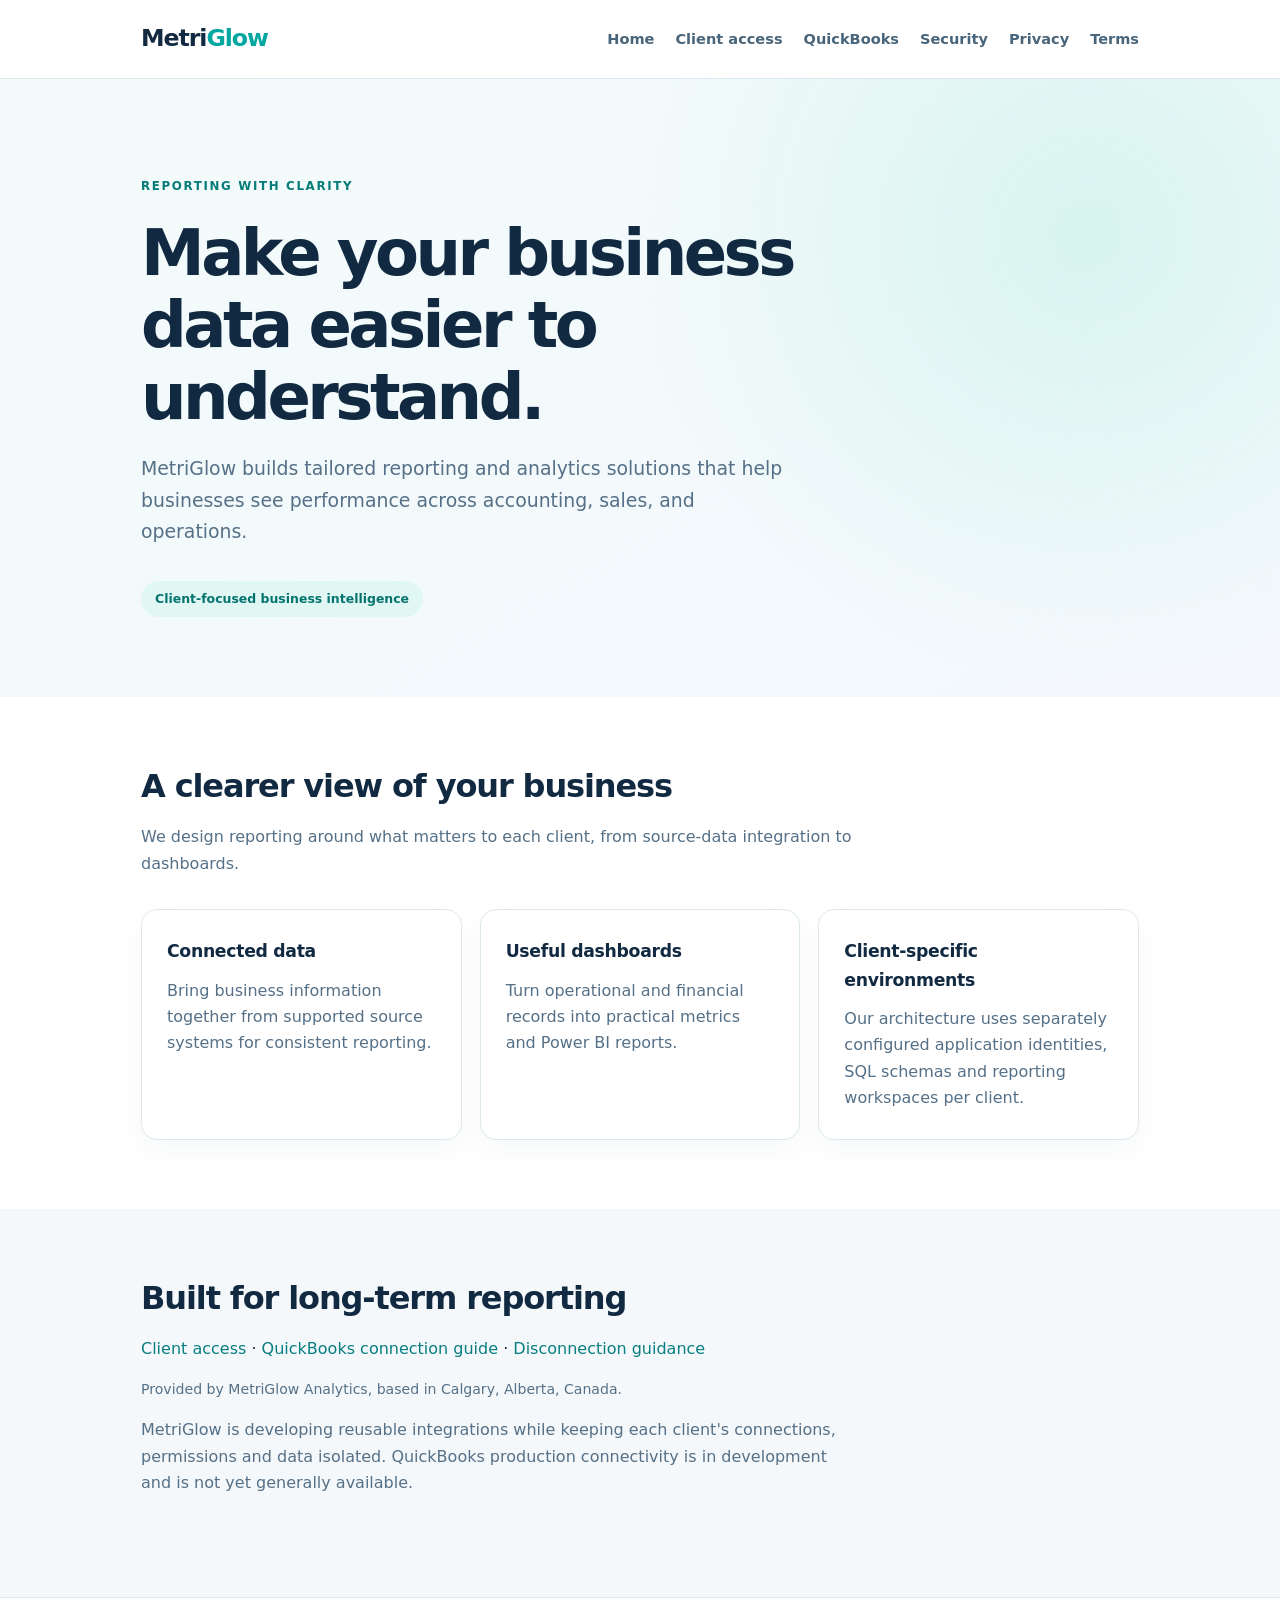
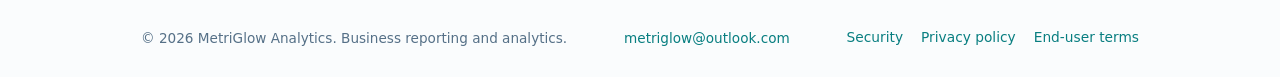
<file: index.html>
<!doctype html>
<html lang="en"><head><meta charset="utf-8"><meta name="viewport" content="width=device-width,initial-scale=1"><meta name="description" content="MetriGlow brings accounting and operations data into clearer business reporting."><title>Business intelligence made clear | MetriGlow</title><link rel="stylesheet" href="styles.css"></head><body><header class="site-header"><div class="wrap"><a class="wordmark" href="index.html" aria-label="MetriGlow home">Metri<span>Glow</span></a><nav aria-label="Main navigation"><a href="index.html">Home</a><a href="launch.html">Client access</a><a href="connect.html">QuickBooks</a><a href="security.html">Security</a><a href="privacy.html">Privacy</a><a href="terms.html">Terms</a></nav></div></header><main><section class="hero"><div class="wrap"><span class="eyebrow">Reporting with clarity</span><h1>Make your business data easier to understand.</h1><p>MetriGlow builds tailored reporting and analytics solutions that help businesses see performance across accounting, sales, and operations.</p><span class="pill">Client-focused business intelligence</span></div></section><section class="section" id="services"><div class="wrap"><h2>A clearer view of your business</h2><p class="section-lead">We design reporting around what matters to each client, from source-data integration to dashboards.</p><div class="grid"><div class="panel"><h3>Connected data</h3><p>Bring business information together from supported source systems for consistent reporting.</p></div><div class="panel"><h3>Useful dashboards</h3><p>Turn operational and financial records into practical metrics and Power BI reports.</p></div><div class="panel"><h3>Client-specific environments</h3><p>Our architecture uses separately configured application identities, SQL schemas and reporting workspaces per client.</p></div></div></div></section><section class="section band"><div class="wrap"><h2>Built for long-term reporting</h2><p><a href="launch.html">Client access</a> · <a href="connect.html">QuickBooks connection guide</a> · <a href="disconnect.html">Disconnection guidance</a></p><p class="small">Provided by MetriGlow Analytics, based in Calgary, Alberta, Canada.</p><p class="section-lead">MetriGlow is developing reusable integrations while keeping each client's connections, permissions and data isolated. QuickBooks production connectivity is in development and is not yet generally available.</p></div></section></main><footer class="site-footer"><div class="wrap"><p>© 2026 MetriGlow Analytics. Business reporting and analytics.</p><p><a href="mailto:metriglow@outlook.com">metriglow@outlook.com</a></p><div class="footer-links"><a href="security.html">Security</a><a href="privacy.html">Privacy policy</a><a href="terms.html">End-user terms</a></div></div></footer></body></html>
</file>
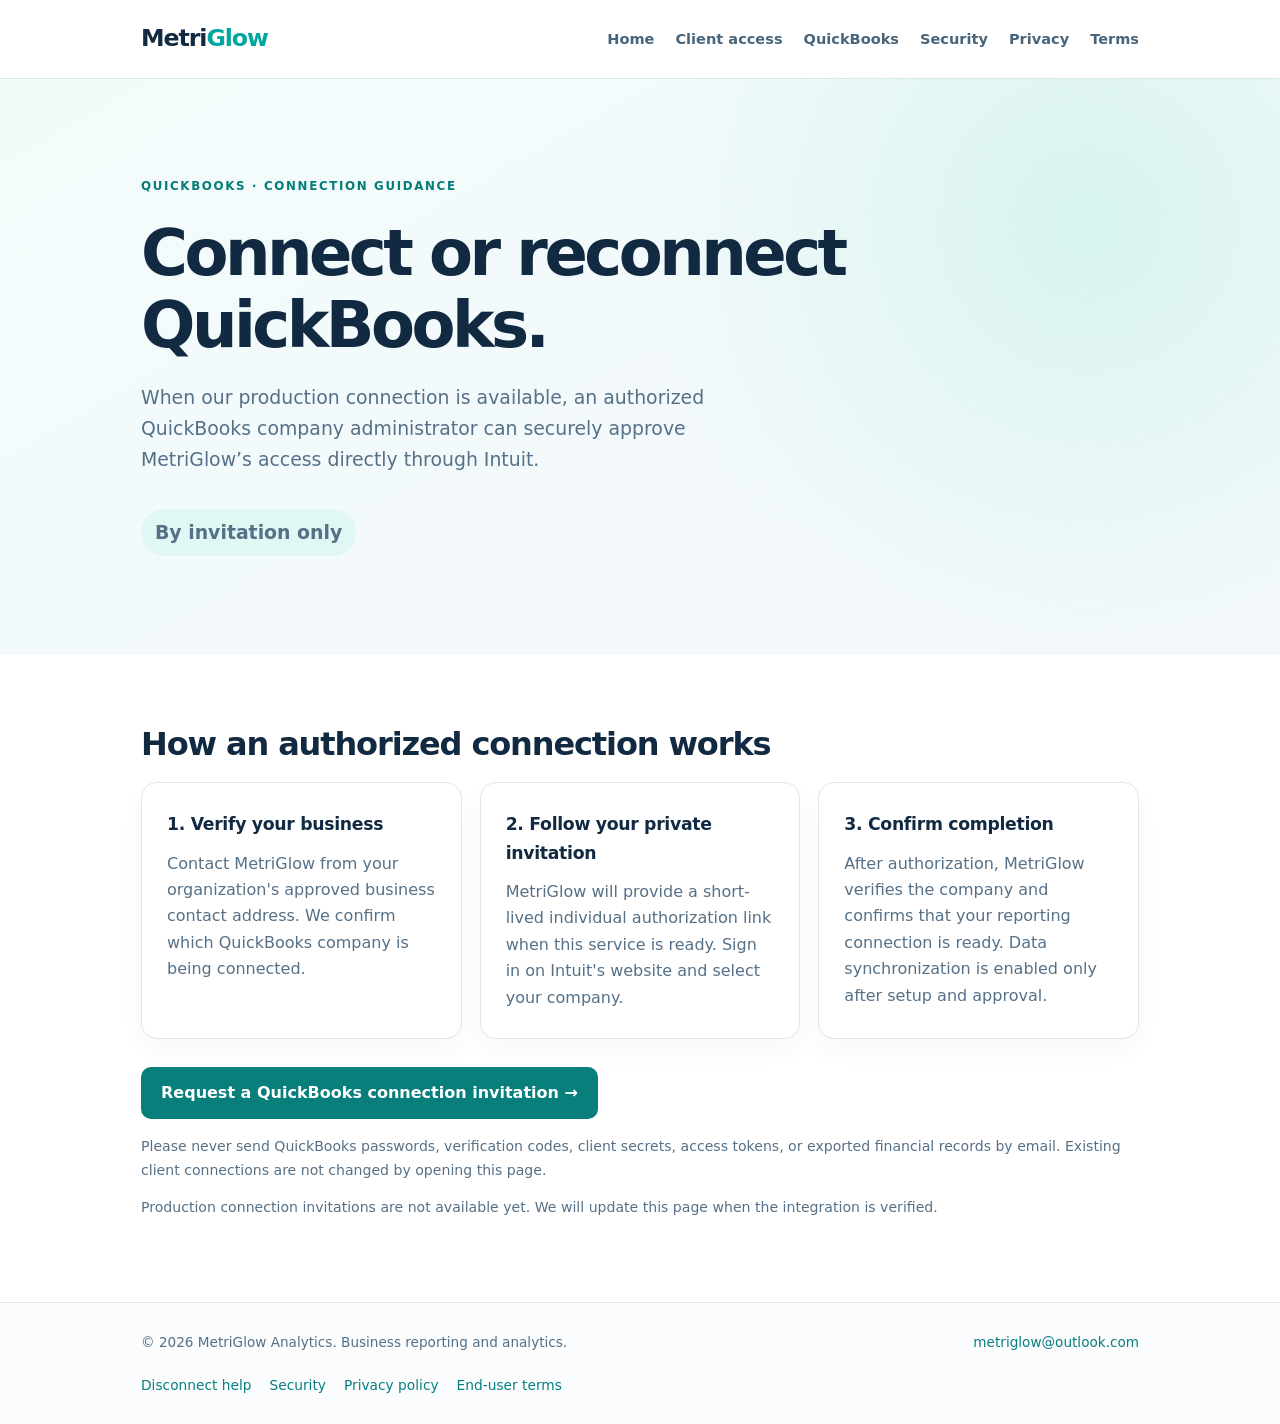
<file: connect.html>
<!doctype html>
<html lang="en">
<head>
<meta charset="utf-8">
<meta name="viewport" content="width=device-width,initial-scale=1">
<meta name="description" content="Request an authorized QuickBooks Online connection or reconnection to MetriGlow Analytics.">
<title>Connect or reconnect QuickBooks | MetriGlow</title>
<link rel="stylesheet" href="styles.css">
</head>
<body>
<header class="site-header"><div class="wrap"><a class="wordmark" href="index.html" aria-label="MetriGlow home">Metri<span>Glow</span></a><nav aria-label="Main navigation"><a href="index.html">Home</a><a href="launch.html">Client access</a><a href="connect.html">QuickBooks</a><a href="security.html">Security</a><a href="privacy.html">Privacy</a><a href="terms.html">Terms</a></nav></div></header>
<main><section class="hero"><div class="wrap"><span class="eyebrow">QuickBooks · Connection guidance</span><h1>Connect or reconnect QuickBooks.</h1><p>When our production connection is available, an authorized QuickBooks company administrator can securely approve MetriGlow’s access directly through Intuit.</p><p class="pill">By invitation only</p></div></section><section class="section"><div class="wrap"><h2>How an authorized connection works</h2><div class="grid"><div class="panel"><h3>1. Verify your business</h3><p>Contact MetriGlow from your organization's approved business contact address. We confirm which QuickBooks company is being connected.</p></div><div class="panel"><h3>2. Follow your private invitation</h3><p>MetriGlow will provide a short-lived individual authorization link when this service is ready. Sign in on Intuit's website and select your company.</p></div><div class="panel"><h3>3. Confirm completion</h3><p>After authorization, MetriGlow verifies the company and confirms that your reporting connection is ready. Data synchronization is enabled only after setup and approval.</p></div></div><p style="margin-top:28px"><a class="cta-link" href="mailto:metriglow@outlook.com?subject=MetriGlow%20QuickBooks%20connect%20or%20reconnect%20request">Request a QuickBooks connection invitation →</a></p><p class="small">Please never send QuickBooks passwords, verification codes, client secrets, access tokens, or exported financial records by email. Existing client connections are not changed by opening this page.</p><p class="small">Production connection invitations are not available yet. We will update this page when the integration is verified.</p></div></section></main>
<footer class="site-footer"><div class="wrap"><p>© 2026 MetriGlow Analytics. Business reporting and analytics.</p><p><a href="mailto:metriglow@outlook.com">metriglow@outlook.com</a></p><div class="footer-links"><a href="disconnect.html">Disconnect help</a><a href="security.html">Security</a><a href="privacy.html">Privacy policy</a><a href="terms.html">End-user terms</a></div></div></footer>
</body>
</html>
</file>
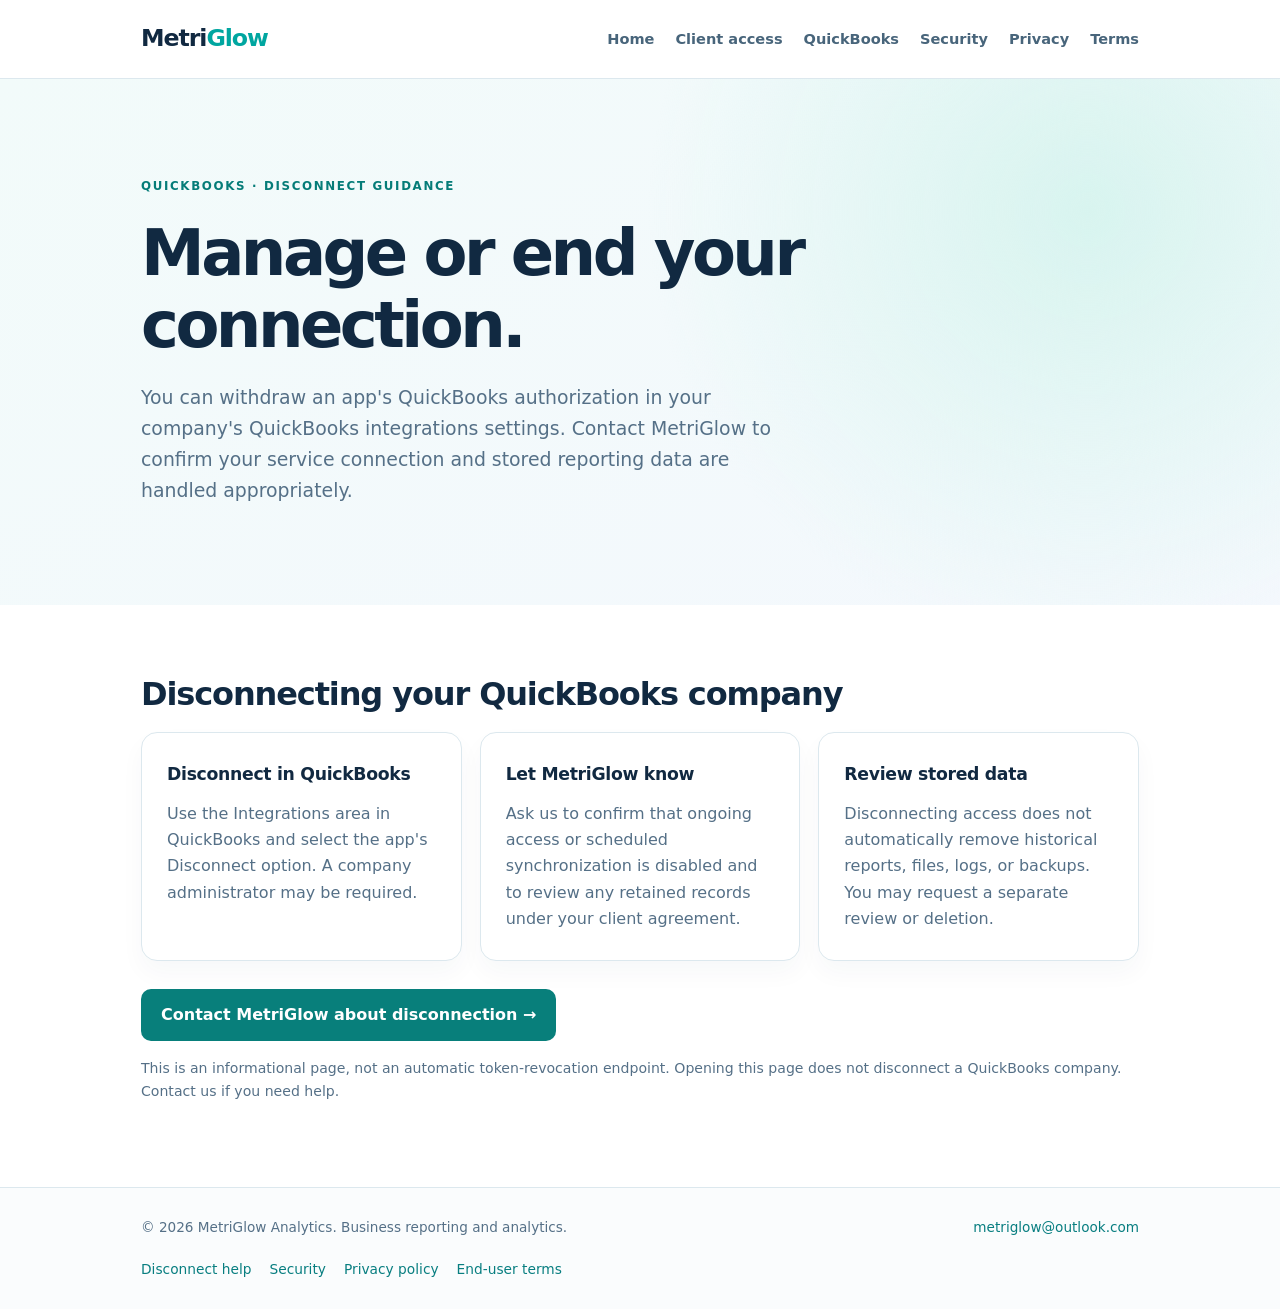
<file: disconnect.html>
<!doctype html>
<html lang="en">
<head>
<meta charset="utf-8">
<meta name="viewport" content="width=device-width,initial-scale=1">
<meta name="description" content="Information about revoking QuickBooks Online access to MetriGlow Analytics.">
<title>Disconnect QuickBooks | MetriGlow</title>
<link rel="stylesheet" href="styles.css">
</head>
<body>
<header class="site-header"><div class="wrap"><a class="wordmark" href="index.html" aria-label="MetriGlow home">Metri<span>Glow</span></a><nav aria-label="Main navigation"><a href="index.html">Home</a><a href="launch.html">Client access</a><a href="connect.html">QuickBooks</a><a href="security.html">Security</a><a href="privacy.html">Privacy</a><a href="terms.html">Terms</a></nav></div></header>
<main><section class="hero"><div class="wrap"><span class="eyebrow">QuickBooks · Disconnect guidance</span><h1>Manage or end your connection.</h1><p>You can withdraw an app's QuickBooks authorization in your company's QuickBooks integrations settings. Contact MetriGlow to confirm your service connection and stored reporting data are handled appropriately.</p></div></section><section class="section"><div class="wrap"><h2>Disconnecting your QuickBooks company</h2><div class="grid"><div class="panel"><h3>Disconnect in QuickBooks</h3><p>Use the Integrations area in QuickBooks and select the app's Disconnect option. A company administrator may be required.</p></div><div class="panel"><h3>Let MetriGlow know</h3><p>Ask us to confirm that ongoing access or scheduled synchronization is disabled and to review any retained records under your client agreement.</p></div><div class="panel"><h3>Review stored data</h3><p>Disconnecting access does not automatically remove historical reports, files, logs, or backups. You may request a separate review or deletion.</p></div></div><p style="margin-top:28px"><a class="cta-link" href="mailto:metriglow@outlook.com?subject=MetriGlow%20QuickBooks%20disconnect%20and%20data%20request">Contact MetriGlow about disconnection →</a></p><p class="small">This is an informational page, not an automatic token-revocation endpoint. Opening this page does not disconnect a QuickBooks company. Contact us if you need help.</p></div></section></main>
<footer class="site-footer"><div class="wrap"><p>© 2026 MetriGlow Analytics. Business reporting and analytics.</p><p><a href="mailto:metriglow@outlook.com">metriglow@outlook.com</a></p><div class="footer-links"><a href="disconnect.html">Disconnect help</a><a href="security.html">Security</a><a href="privacy.html">Privacy policy</a><a href="terms.html">End-user terms</a></div></div></footer>
</body>
</html>
</file>
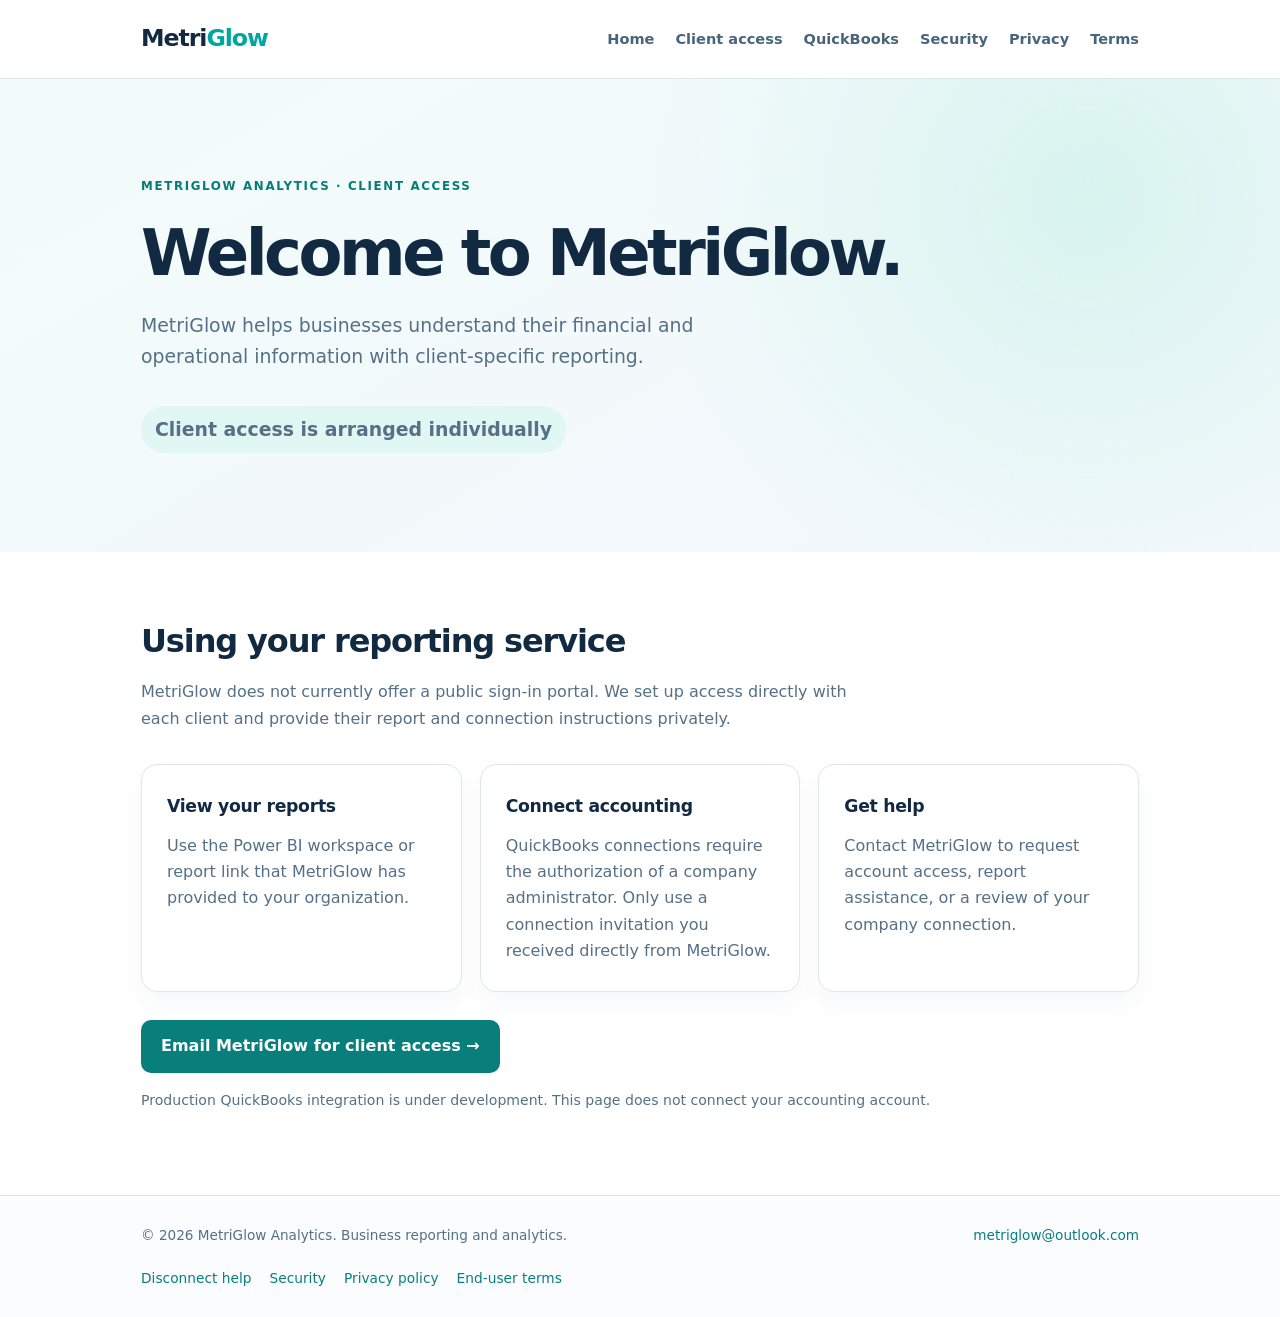
<file: launch.html>
<!doctype html>
<html lang="en">
<head>
<meta charset="utf-8">
<meta name="viewport" content="width=device-width,initial-scale=1">
<meta name="description" content="How MetriGlow Analytics clients access reporting and request assistance.">
<title>Client launch | MetriGlow</title>
<link rel="stylesheet" href="styles.css">
</head>
<body>
<header class="site-header"><div class="wrap"><a class="wordmark" href="index.html" aria-label="MetriGlow home">Metri<span>Glow</span></a><nav aria-label="Main navigation"><a href="index.html">Home</a><a href="launch.html">Client access</a><a href="connect.html">QuickBooks</a><a href="security.html">Security</a><a href="privacy.html">Privacy</a><a href="terms.html">Terms</a></nav></div></header>
<main><section class="hero"><div class="wrap"><span class="eyebrow">MetriGlow Analytics · Client access</span><h1>Welcome to MetriGlow.</h1><p>MetriGlow helps businesses understand their financial and operational information with client-specific reporting.</p><p class="pill">Client access is arranged individually</p></div></section><section class="section"><div class="wrap"><h2>Using your reporting service</h2><p class="section-lead">MetriGlow does not currently offer a public sign-in portal. We set up access directly with each client and provide their report and connection instructions privately.</p><div class="grid"><div class="panel"><h3>View your reports</h3><p>Use the Power BI workspace or report link that MetriGlow has provided to your organization.</p></div><div class="panel"><h3>Connect accounting</h3><p>QuickBooks connections require the authorization of a company administrator. Only use a connection invitation you received directly from MetriGlow.</p></div><div class="panel"><h3>Get help</h3><p>Contact MetriGlow to request account access, report assistance, or a review of your company connection.</p></div></div><p style="margin-top:28px"><a class="cta-link" href="mailto:metriglow@outlook.com?subject=MetriGlow%20client%20access%20request">Email MetriGlow for client access →</a></p><p class="small">Production QuickBooks integration is under development. This page does not connect your accounting account.</p></div></section></main>
<footer class="site-footer"><div class="wrap"><p>© 2026 MetriGlow Analytics. Business reporting and analytics.</p><p><a href="mailto:metriglow@outlook.com">metriglow@outlook.com</a></p><div class="footer-links"><a href="disconnect.html">Disconnect help</a><a href="security.html">Security</a><a href="privacy.html">Privacy policy</a><a href="terms.html">End-user terms</a></div></div></footer>
</body>
</html>
</file>
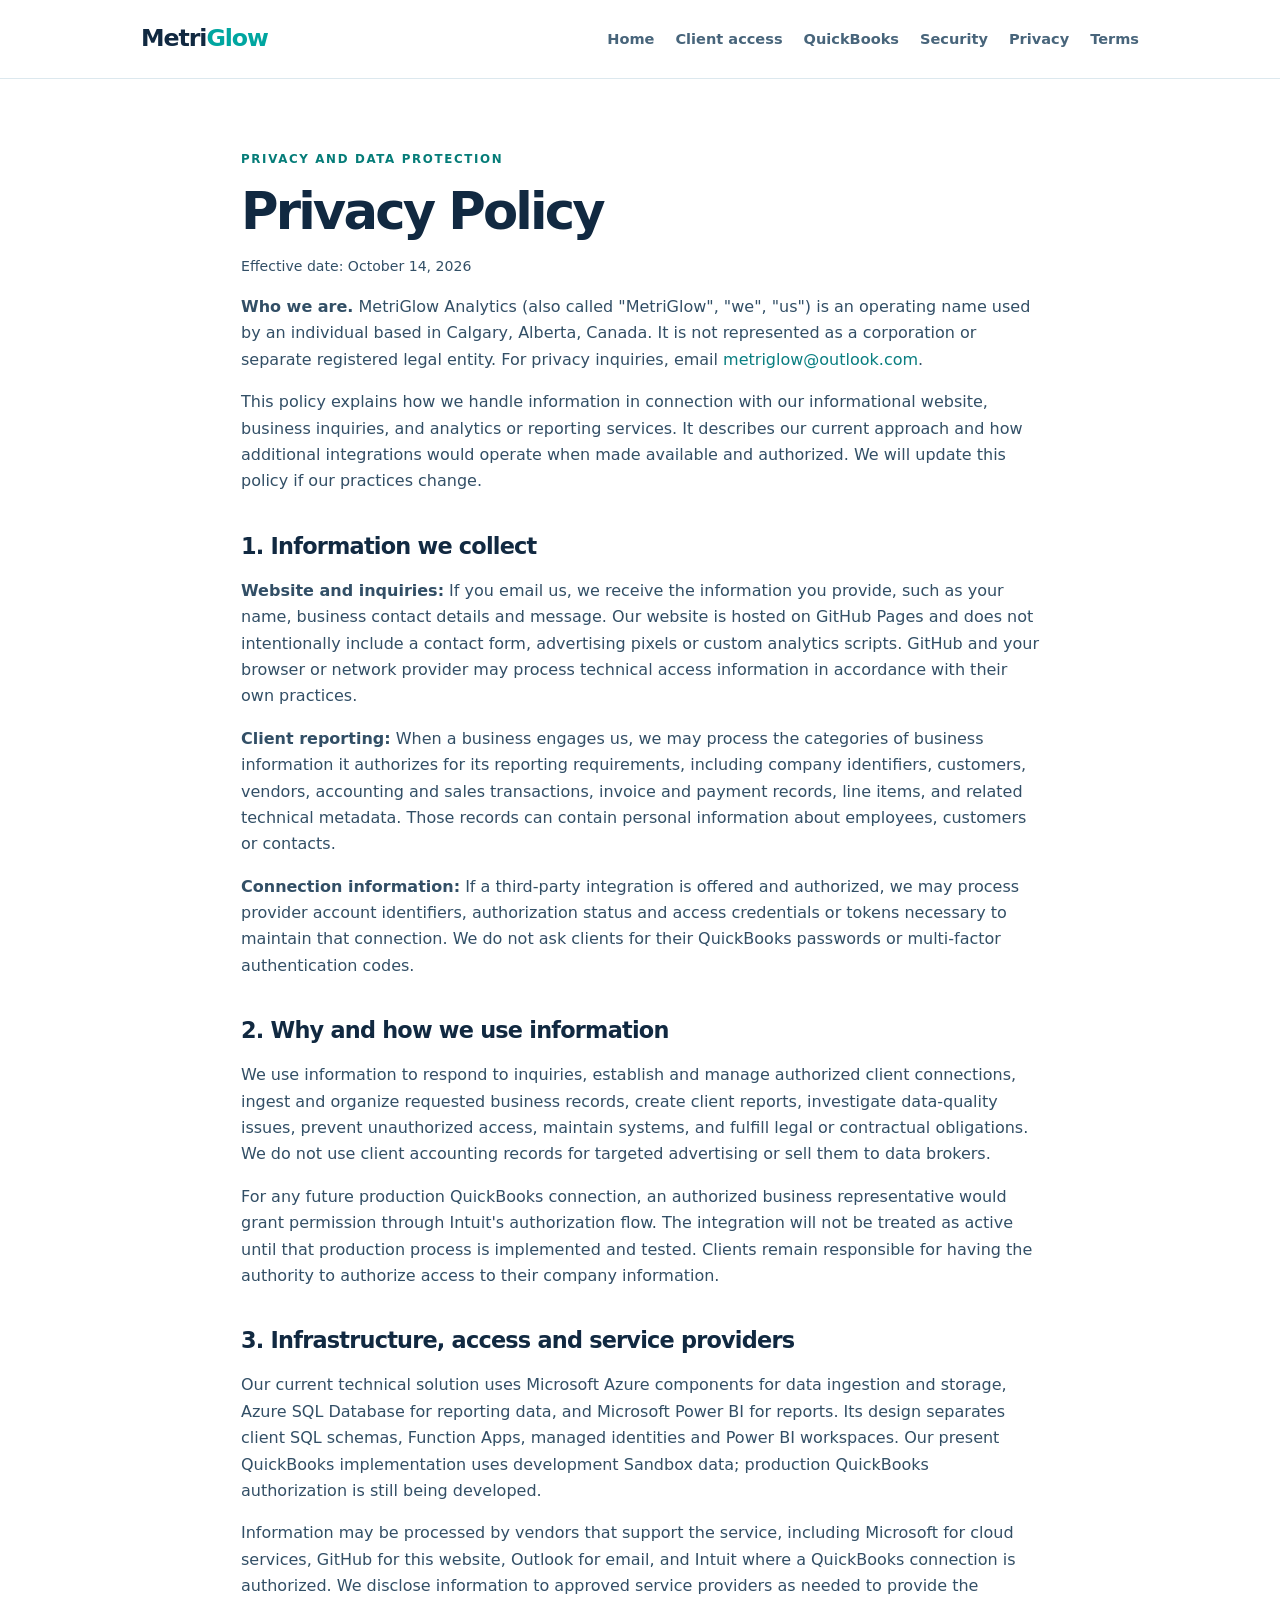
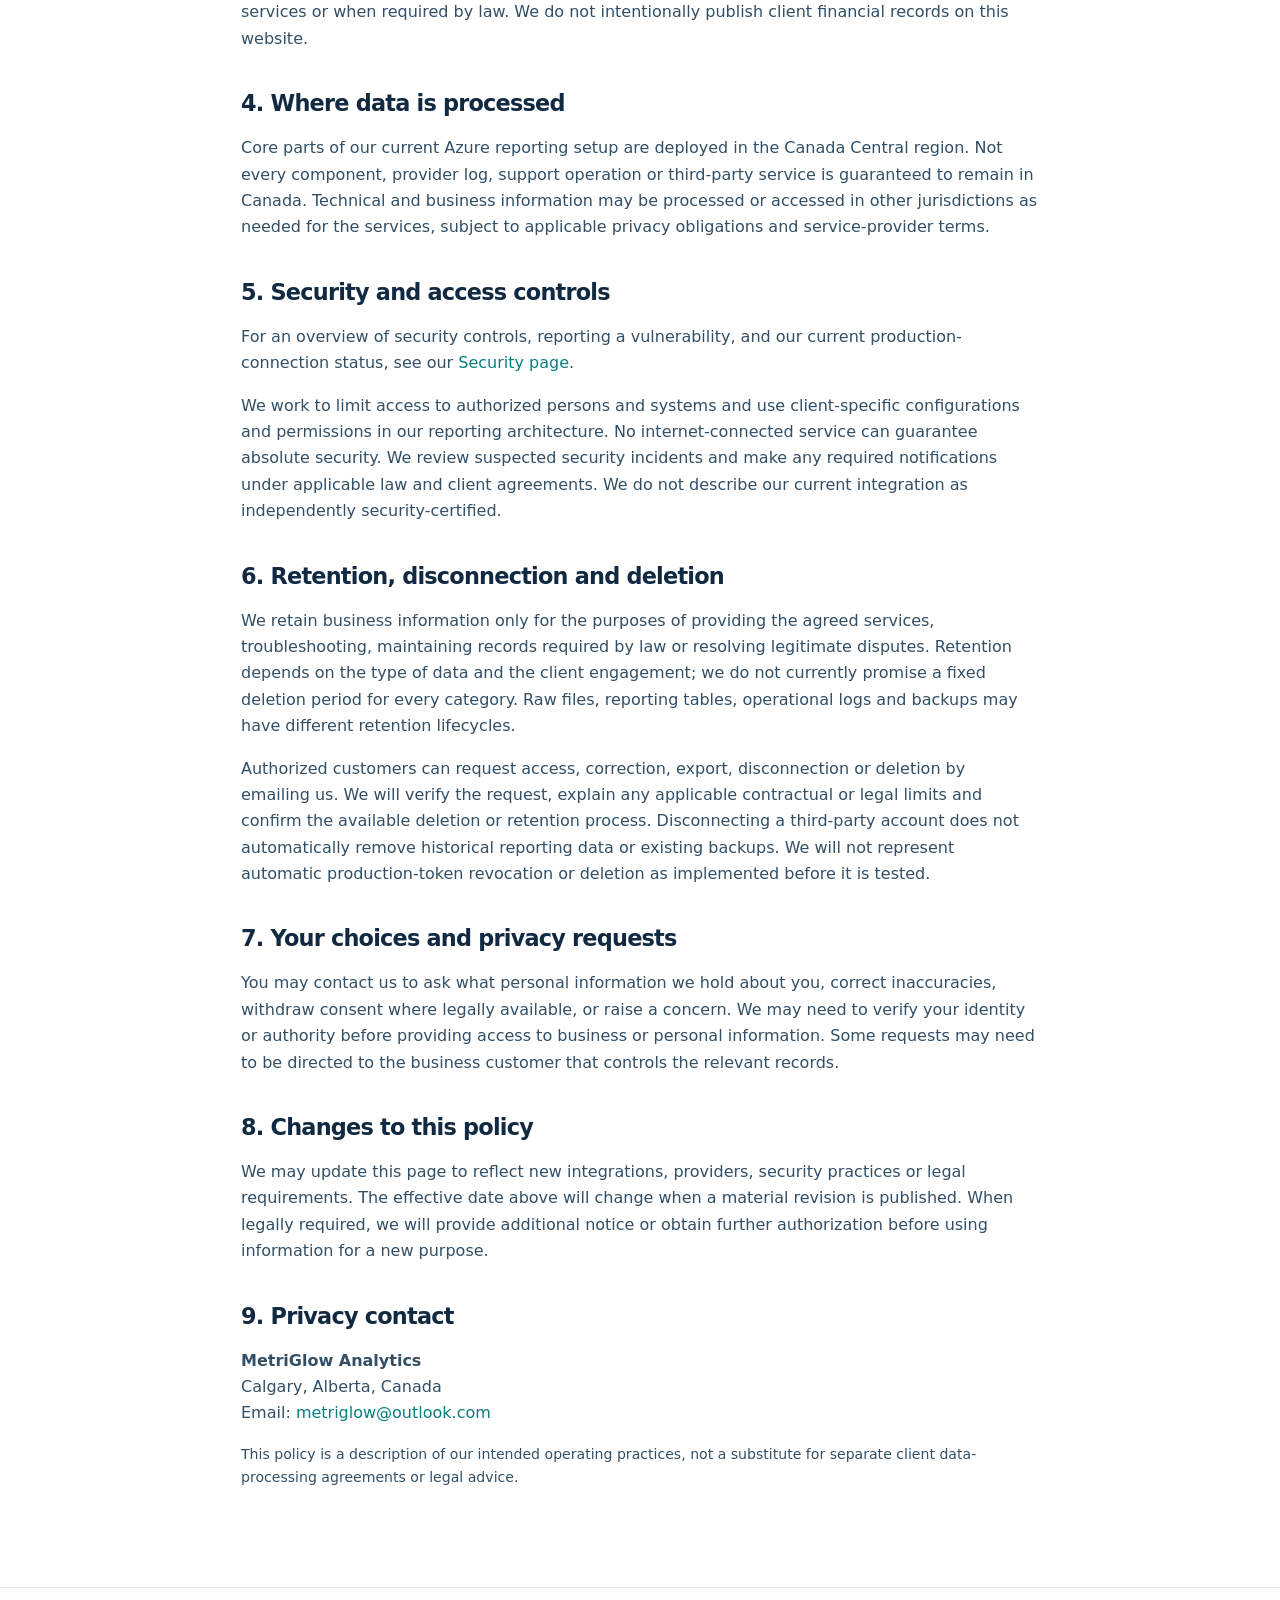
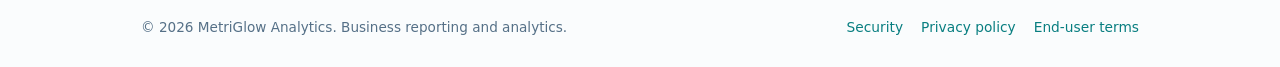
<file: privacy.html>
<!doctype html>
<html lang="en"><head><meta charset="utf-8"><meta name="viewport" content="width=device-width,initial-scale=1"><meta name="description" content="How MetriGlow Analytics handles business reporting information and privacy requests."><title>Privacy Policy | MetriGlow</title><link rel="stylesheet" href="styles.css"></head><body><header class="site-header"><div class="wrap"><a class="wordmark" href="index.html" aria-label="MetriGlow home">Metri<span>Glow</span></a><nav aria-label="Main navigation"><a href="index.html">Home</a><a href="launch.html">Client access</a><a href="connect.html">QuickBooks</a><a href="security.html">Security</a><a href="privacy.html" aria-current="page">Privacy</a><a href="terms.html">Terms</a></nav></div></header><main class="wrap legal">
<span class="eyebrow">Privacy and data protection</span>
<h1>Privacy Policy</h1>
<p class="small">Effective date: <time datetime="2026-10-14">October 14, 2026</time></p>
<p><strong>Who we are.</strong> MetriGlow Analytics (also called "MetriGlow", "we", "us") is an operating name used by an individual based in Calgary, Alberta, Canada. It is not represented as a corporation or separate registered legal entity. For privacy inquiries, email <a href="mailto:metriglow@outlook.com">metriglow@outlook.com</a>.</p>
<p>This policy explains how we handle information in connection with our informational website, business inquiries, and analytics or reporting services. It describes our current approach and how additional integrations would operate when made available and authorized. We will update this policy if our practices change.</p>

<h2>1. Information we collect</h2>
<p><strong>Website and inquiries:</strong> If you email us, we receive the information you provide, such as your name, business contact details and message. Our website is hosted on GitHub Pages and does not intentionally include a contact form, advertising pixels or custom analytics scripts. GitHub and your browser or network provider may process technical access information in accordance with their own practices.</p>
<p><strong>Client reporting:</strong> When a business engages us, we may process the categories of business information it authorizes for its reporting requirements, including company identifiers, customers, vendors, accounting and sales transactions, invoice and payment records, line items, and related technical metadata. Those records can contain personal information about employees, customers or contacts.</p>
<p><strong>Connection information:</strong> If a third-party integration is offered and authorized, we may process provider account identifiers, authorization status and access credentials or tokens necessary to maintain that connection. We do not ask clients for their QuickBooks passwords or multi-factor authentication codes.</p>

<h2>2. Why and how we use information</h2>
<p>We use information to respond to inquiries, establish and manage authorized client connections, ingest and organize requested business records, create client reports, investigate data-quality issues, prevent unauthorized access, maintain systems, and fulfill legal or contractual obligations. We do not use client accounting records for targeted advertising or sell them to data brokers.</p>
<p>For any future production QuickBooks connection, an authorized business representative would grant permission through Intuit's authorization flow. The integration will not be treated as active until that production process is implemented and tested. Clients remain responsible for having the authority to authorize access to their company information.</p>

<h2>3. Infrastructure, access and service providers</h2>
<p>Our current technical solution uses Microsoft Azure components for data ingestion and storage, Azure SQL Database for reporting data, and Microsoft Power BI for reports. Its design separates client SQL schemas, Function Apps, managed identities and Power BI workspaces. Our present QuickBooks implementation uses development Sandbox data; production QuickBooks authorization is still being developed.</p>
<p>Information may be processed by vendors that support the service, including Microsoft for cloud services, GitHub for this website, Outlook for email, and Intuit where a QuickBooks connection is authorized. We disclose information to approved service providers as needed to provide the services or when required by law. We do not intentionally publish client financial records on this website.</p>

<h2>4. Where data is processed</h2>
<p>Core parts of our current Azure reporting setup are deployed in the Canada Central region. Not every component, provider log, support operation or third-party service is guaranteed to remain in Canada. Technical and business information may be processed or accessed in other jurisdictions as needed for the services, subject to applicable privacy obligations and service-provider terms.</p>

<h2>5. Security and access controls</h2>
<p>For an overview of security controls, reporting a vulnerability, and our current production-connection status, see our <a href="security.html">Security page</a>.</p>
<p>We work to limit access to authorized persons and systems and use client-specific configurations and permissions in our reporting architecture. No internet-connected service can guarantee absolute security. We review suspected security incidents and make any required notifications under applicable law and client agreements. We do not describe our current integration as independently security-certified.</p>

<h2>6. Retention, disconnection and deletion</h2>
<p>We retain business information only for the purposes of providing the agreed services, troubleshooting, maintaining records required by law or resolving legitimate disputes. Retention depends on the type of data and the client engagement; we do not currently promise a fixed deletion period for every category. Raw files, reporting tables, operational logs and backups may have different retention lifecycles.</p>
<p>Authorized customers can request access, correction, export, disconnection or deletion by emailing us. We will verify the request, explain any applicable contractual or legal limits and confirm the available deletion or retention process. Disconnecting a third-party account does not automatically remove historical reporting data or existing backups. We will not represent automatic production-token revocation or deletion as implemented before it is tested.</p>

<h2>7. Your choices and privacy requests</h2>
<p>You may contact us to ask what personal information we hold about you, correct inaccuracies, withdraw consent where legally available, or raise a concern. We may need to verify your identity or authority before providing access to business or personal information. Some requests may need to be directed to the business customer that controls the relevant records.</p>

<h2>8. Changes to this policy</h2>
<p>We may update this page to reflect new integrations, providers, security practices or legal requirements. The effective date above will change when a material revision is published. When legally required, we will provide additional notice or obtain further authorization before using information for a new purpose.</p>

<h2>9. Privacy contact</h2>
<p><strong>MetriGlow Analytics</strong><br>Calgary, Alberta, Canada<br>Email: <a href="mailto:metriglow@outlook.com">metriglow@outlook.com</a></p>
<p class="small">This policy is a description of our intended operating practices, not a substitute for separate client data-processing agreements or legal advice.</p>
</main><footer class="site-footer"><div class="wrap"><p>© 2026 MetriGlow Analytics. Business reporting and analytics.</p><div class="footer-links"><a href="security.html">Security</a><a href="privacy.html">Privacy policy</a><a href="terms.html">End-user terms</a></div></div></footer></body></html>
</file>
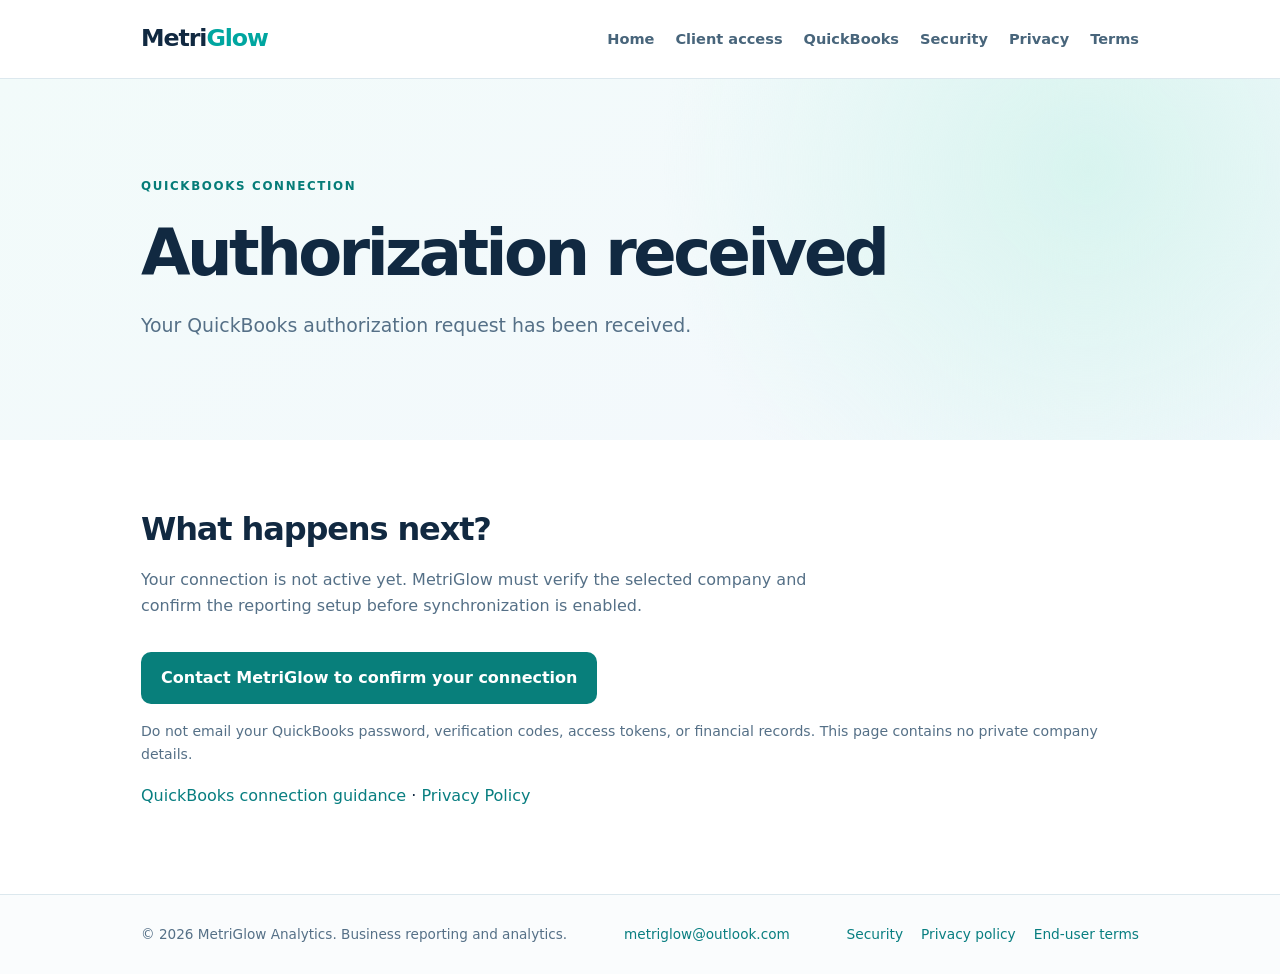
<file: qbo-authorized.html>
<!doctype html>
<html lang="en">
<head>
<meta charset="utf-8">
<meta name="viewport" content="width=device-width,initial-scale=1">
<meta name="referrer" content="no-referrer">
<meta name="robots" content="noindex,nofollow">
<meta name="description" content="MetriGlow QuickBooks connection status guidance.">
<title>Authorization received | MetriGlow</title>
<link rel="stylesheet" href="styles.css">
</head>
<body>
<header class="site-header"><div class="wrap"><a class="wordmark" href="index.html" aria-label="MetriGlow home">Metri<span>Glow</span></a><nav aria-label="Main navigation"><a href="index.html">Home</a><a href="launch.html">Client access</a><a href="connect.html">QuickBooks</a><a href="security.html">Security</a><a href="privacy.html">Privacy</a><a href="terms.html">Terms</a></nav></div></header>
<main>
<section class="hero"><div class="wrap">
<span class="eyebrow">QuickBooks connection</span>
<h1>Authorization received</h1>
<p>Your QuickBooks authorization request has been received.</p>
</div></section>
<section class="section"><div class="wrap">
<h2>What happens next?</h2>
<p class="section-lead">Your connection is not active yet. MetriGlow must verify the selected company and confirm the reporting setup before synchronization is enabled.</p>
<p><a class="cta-link" href="mailto:metriglow@outlook.com?subject=QuickBooks%20authorization%20verification">Contact MetriGlow to confirm your connection</a></p>
<p class="small">Do not email your QuickBooks password, verification codes, access tokens, or financial records. This page contains no private company details.</p>
<p><a href="connect.html">QuickBooks connection guidance</a> · <a href="privacy.html">Privacy Policy</a></p>
</div></section></main>
<footer class="site-footer"><div class="wrap"><p>© 2026 MetriGlow Analytics. Business reporting and analytics.</p><p><a href="mailto:metriglow@outlook.com">metriglow@outlook.com</a></p><div class="footer-links"><a href="security.html">Security</a><a href="privacy.html">Privacy policy</a><a href="terms.html">End-user terms</a></div></div></footer>
</body></html>
</file>
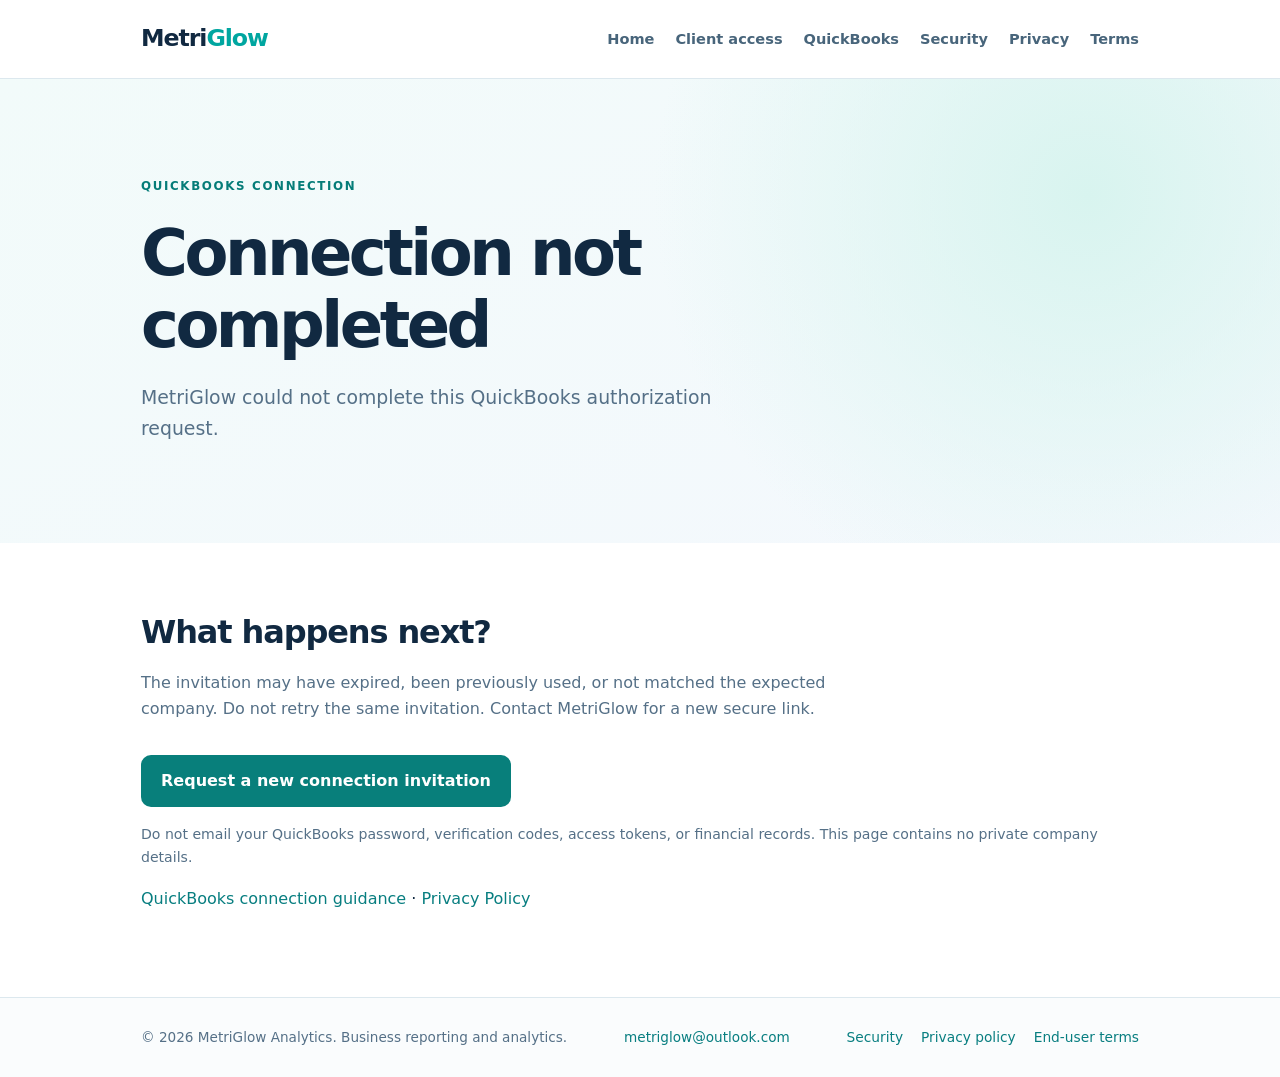
<file: qbo-unavailable.html>
<!doctype html>
<html lang="en">
<head>
<meta charset="utf-8">
<meta name="viewport" content="width=device-width,initial-scale=1">
<meta name="referrer" content="no-referrer">
<meta name="robots" content="noindex,nofollow">
<meta name="description" content="MetriGlow QuickBooks connection status guidance.">
<title>Connection not completed | MetriGlow</title>
<link rel="stylesheet" href="styles.css">
</head>
<body>
<header class="site-header"><div class="wrap"><a class="wordmark" href="index.html" aria-label="MetriGlow home">Metri<span>Glow</span></a><nav aria-label="Main navigation"><a href="index.html">Home</a><a href="launch.html">Client access</a><a href="connect.html">QuickBooks</a><a href="security.html">Security</a><a href="privacy.html">Privacy</a><a href="terms.html">Terms</a></nav></div></header>
<main>
<section class="hero"><div class="wrap">
<span class="eyebrow">QuickBooks connection</span>
<h1>Connection not completed</h1>
<p>MetriGlow could not complete this QuickBooks authorization request.</p>
</div></section>
<section class="section"><div class="wrap">
<h2>What happens next?</h2>
<p class="section-lead">The invitation may have expired, been previously used, or not matched the expected company. Do not retry the same invitation. Contact MetriGlow for a new secure link.</p>
<p><a class="cta-link" href="mailto:metriglow@outlook.com?subject=QuickBooks%20authorization%20assistance">Request a new connection invitation</a></p>
<p class="small">Do not email your QuickBooks password, verification codes, access tokens, or financial records. This page contains no private company details.</p>
<p><a href="connect.html">QuickBooks connection guidance</a> · <a href="privacy.html">Privacy Policy</a></p>
</div></section></main>
<footer class="site-footer"><div class="wrap"><p>© 2026 MetriGlow Analytics. Business reporting and analytics.</p><p><a href="mailto:metriglow@outlook.com">metriglow@outlook.com</a></p><div class="footer-links"><a href="security.html">Security</a><a href="privacy.html">Privacy policy</a><a href="terms.html">End-user terms</a></div></div></footer>
</body></html>
</file>
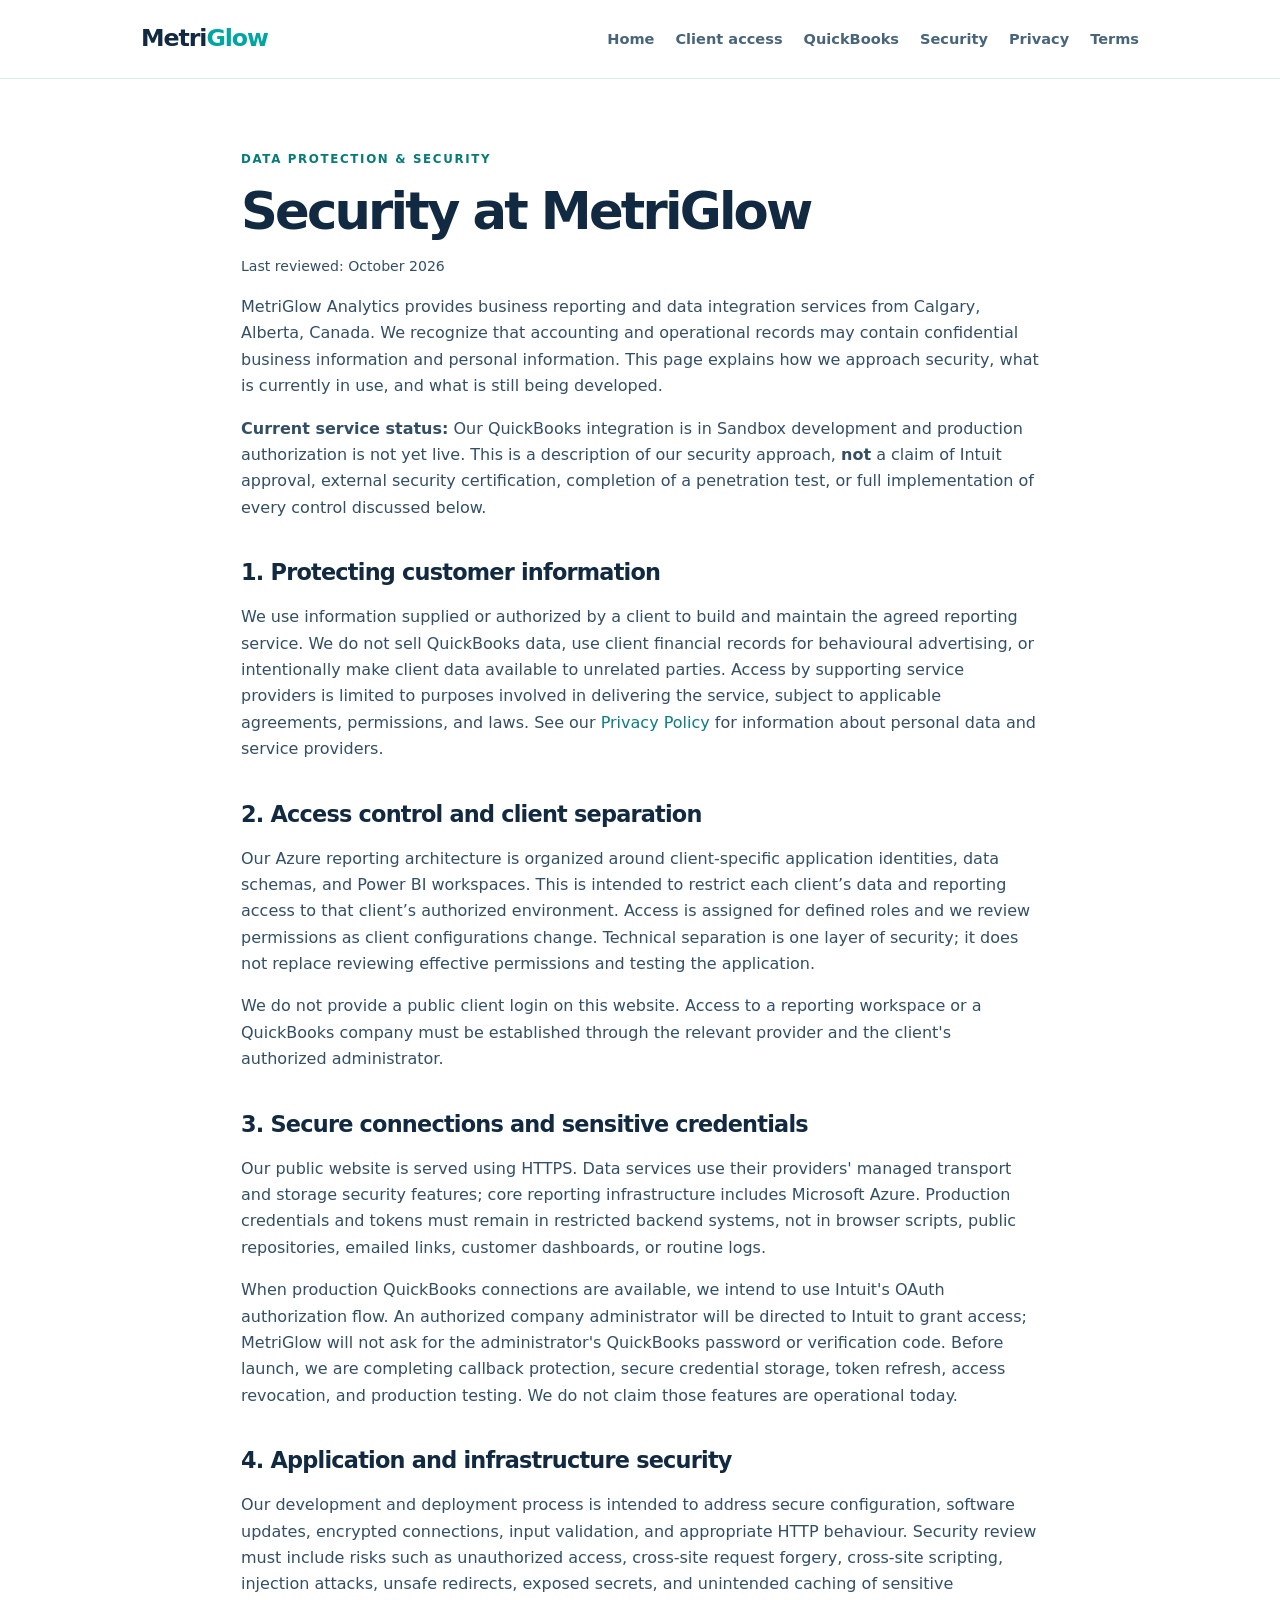
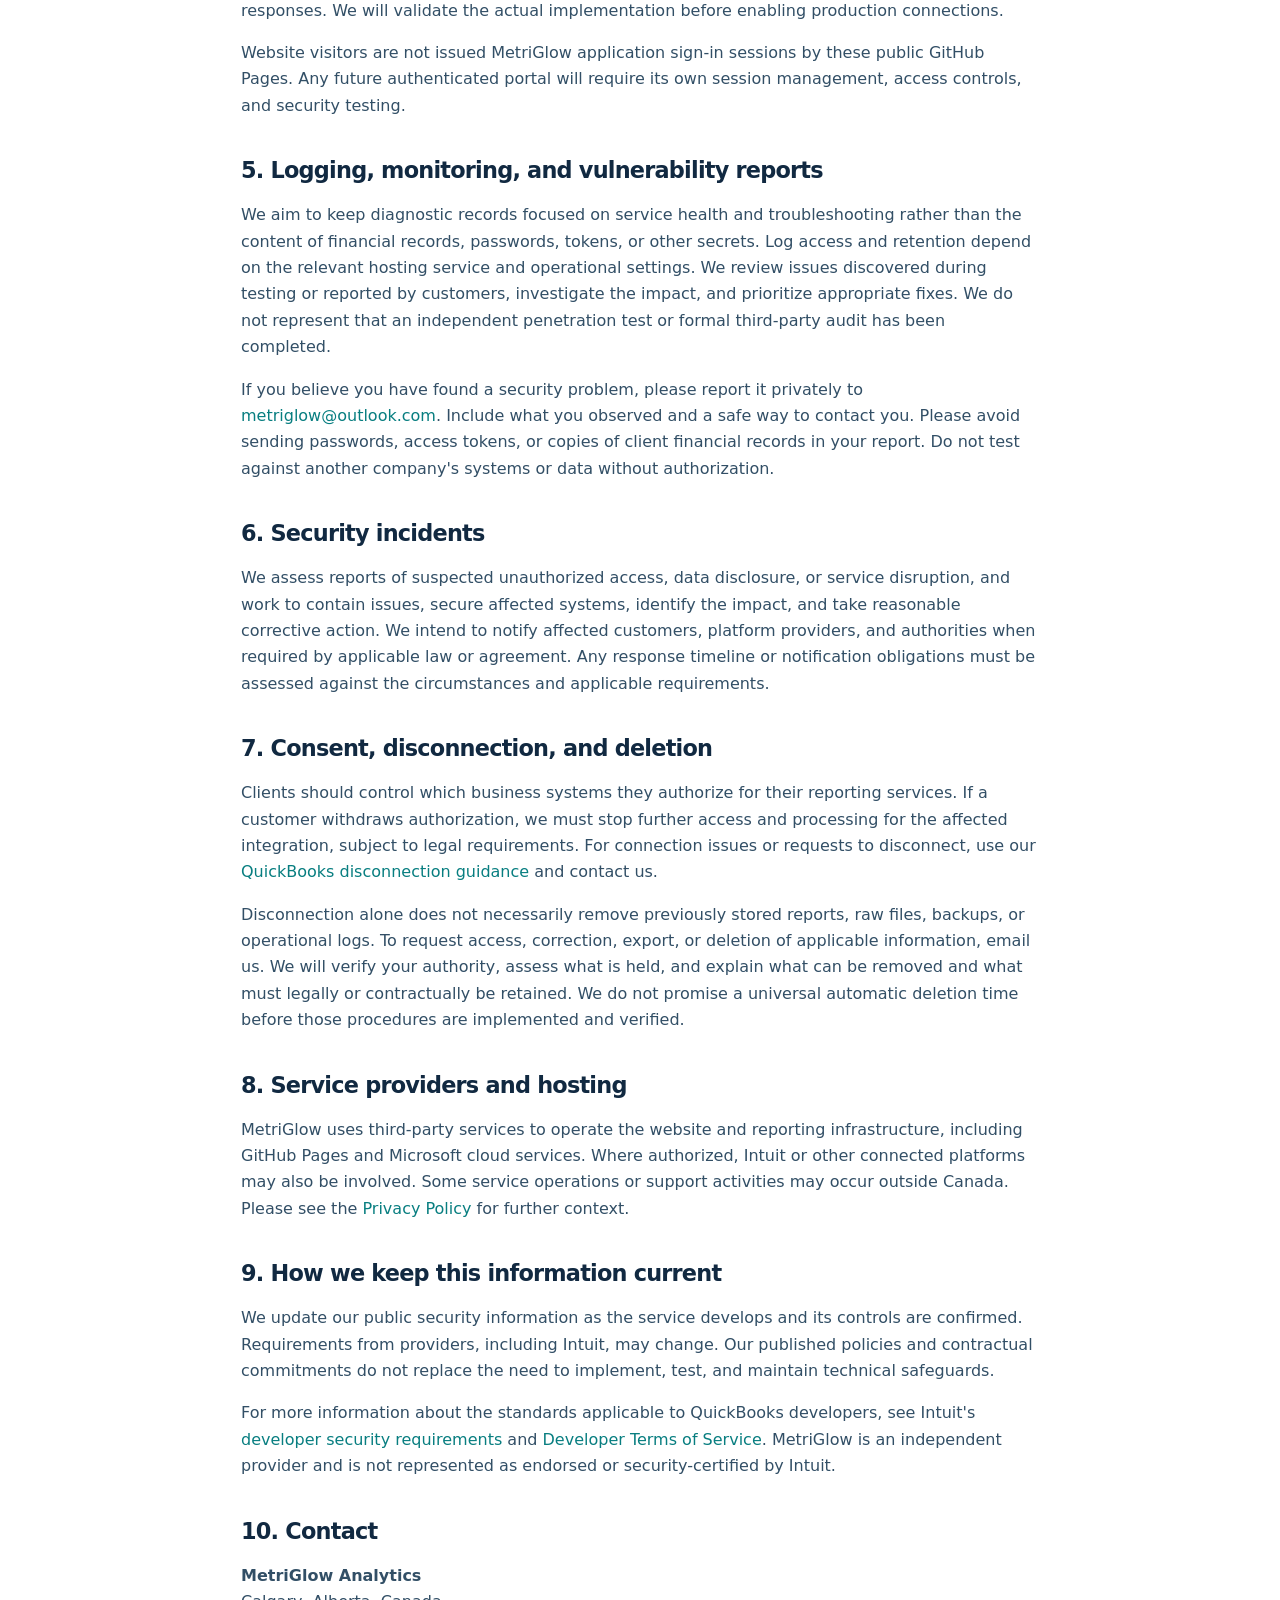
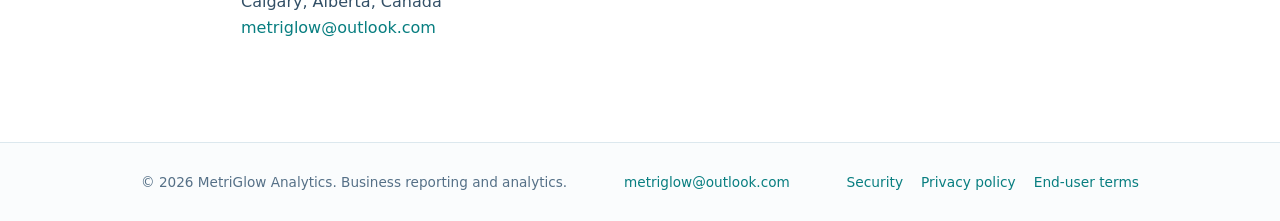
<file: security.html>
<!doctype html>
<html lang="en"><head>
<meta charset="utf-8"><meta name="viewport" content="width=device-width,initial-scale=1">
<meta name="description" content="MetriGlow Analytics security, data protection, customer access and vulnerability reporting information.">
<title>Security | MetriGlow Analytics</title><link rel="stylesheet" href="styles.css">
</head><body>
<header class="site-header"><div class="wrap"><a class="wordmark" href="index.html" aria-label="MetriGlow home">Metri<span>Glow</span></a><nav aria-label="Main navigation"><a href="index.html">Home</a><a href="launch.html">Client access</a><a href="connect.html">QuickBooks</a><a href="security.html" aria-current="page">Security</a><a href="privacy.html">Privacy</a><a href="terms.html">Terms</a></nav></div></header>

<main class="wrap legal">
<span class="eyebrow">Data protection &amp; security</span>
<h1>Security at MetriGlow</h1>
<p class="small">Last reviewed: October 2026</p>
<p>MetriGlow Analytics provides business reporting and data integration services from Calgary, Alberta, Canada. We recognize that accounting and operational records may contain confidential business information and personal information. This page explains how we approach security, what is currently in use, and what is still being developed.</p>
<p><strong>Current service status:</strong> Our QuickBooks integration is in Sandbox development and production authorization is not yet live. This is a description of our security approach, <strong>not</strong> a claim of Intuit approval, external security certification, completion of a penetration test, or full implementation of every control discussed below.</p>

<h2>1. Protecting customer information</h2>
<p>We use information supplied or authorized by a client to build and maintain the agreed reporting service. We do not sell QuickBooks data, use client financial records for behavioural advertising, or intentionally make client data available to unrelated parties. Access by supporting service providers is limited to purposes involved in delivering the service, subject to applicable agreements, permissions, and laws. See our <a href="privacy.html">Privacy Policy</a> for information about personal data and service providers.</p>

<h2>2. Access control and client separation</h2>
<p>Our Azure reporting architecture is organized around client-specific application identities, data schemas, and Power BI workspaces. This is intended to restrict each client’s data and reporting access to that client’s authorized environment. Access is assigned for defined roles and we review permissions as client configurations change. Technical separation is one layer of security; it does not replace reviewing effective permissions and testing the application.</p>
<p>We do not provide a public client login on this website. Access to a reporting workspace or a QuickBooks company must be established through the relevant provider and the client's authorized administrator.</p>

<h2>3. Secure connections and sensitive credentials</h2>
<p>Our public website is served using HTTPS. Data services use their providers' managed transport and storage security features; core reporting infrastructure includes Microsoft Azure. Production credentials and tokens must remain in restricted backend systems, not in browser scripts, public repositories, emailed links, customer dashboards, or routine logs.</p>
<p>When production QuickBooks connections are available, we intend to use Intuit's OAuth authorization flow. An authorized company administrator will be directed to Intuit to grant access; MetriGlow will not ask for the administrator's QuickBooks password or verification code. Before launch, we are completing callback protection, secure credential storage, token refresh, access revocation, and production testing. We do not claim those features are operational today.</p>

<h2>4. Application and infrastructure security</h2>
<p>Our development and deployment process is intended to address secure configuration, software updates, encrypted connections, input validation, and appropriate HTTP behaviour. Security review must include risks such as unauthorized access, cross-site request forgery, cross-site scripting, injection attacks, unsafe redirects, exposed secrets, and unintended caching of sensitive responses. We will validate the actual implementation before enabling production connections.</p>
<p>Website visitors are not issued MetriGlow application sign-in sessions by these public GitHub Pages. Any future authenticated portal will require its own session management, access controls, and security testing.</p>

<h2>5. Logging, monitoring, and vulnerability reports</h2>
<p>We aim to keep diagnostic records focused on service health and troubleshooting rather than the content of financial records, passwords, tokens, or other secrets. Log access and retention depend on the relevant hosting service and operational settings. We review issues discovered during testing or reported by customers, investigate the impact, and prioritize appropriate fixes. We do not represent that an independent penetration test or formal third-party audit has been completed.</p>
<p>If you believe you have found a security problem, please report it privately to <a href="mailto:metriglow@outlook.com?subject=Confidential%20security%20report">metriglow@outlook.com</a>. Include what you observed and a safe way to contact you. Please avoid sending passwords, access tokens, or copies of client financial records in your report. Do not test against another company's systems or data without authorization.</p>

<h2>6. Security incidents</h2>
<p>We assess reports of suspected unauthorized access, data disclosure, or service disruption, and work to contain issues, secure affected systems, identify the impact, and take reasonable corrective action. We intend to notify affected customers, platform providers, and authorities when required by applicable law or agreement. Any response timeline or notification obligations must be assessed against the circumstances and applicable requirements.</p>

<h2>7. Consent, disconnection, and deletion</h2>
<p>Clients should control which business systems they authorize for their reporting services. If a customer withdraws authorization, we must stop further access and processing for the affected integration, subject to legal requirements. For connection issues or requests to disconnect, use our <a href="disconnect.html">QuickBooks disconnection guidance</a> and contact us.</p>
<p>Disconnection alone does not necessarily remove previously stored reports, raw files, backups, or operational logs. To request access, correction, export, or deletion of applicable information, email us. We will verify your authority, assess what is held, and explain what can be removed and what must legally or contractually be retained. We do not promise a universal automatic deletion time before those procedures are implemented and verified.</p>

<h2>8. Service providers and hosting</h2>
<p>MetriGlow uses third-party services to operate the website and reporting infrastructure, including GitHub Pages and Microsoft cloud services. Where authorized, Intuit or other connected platforms may also be involved. Some service operations or support activities may occur outside Canada. Please see the <a href="privacy.html">Privacy Policy</a> for further context.</p>

<h2>9. How we keep this information current</h2>
<p>We update our public security information as the service develops and its controls are confirmed. Requirements from providers, including Intuit, may change. Our published policies and contractual commitments do not replace the need to implement, test, and maintain technical safeguards.</p>
<p>For more information about the standards applicable to QuickBooks developers, see Intuit's <a href="https://developer.intuit.com/app/developer/qbo/docs/go-live/publish-app/security-requirements" rel="noopener noreferrer">developer security requirements</a> and <a href="https://static.developer.intuit.com/output_html/tos/docs/tos.html" rel="noopener noreferrer">Developer Terms of Service</a>. MetriGlow is an independent provider and is not represented as endorsed or security-certified by Intuit.</p>

<h2>10. Contact</h2>
<p><strong>MetriGlow Analytics</strong><br>Calgary, Alberta, Canada<br><a href="mailto:metriglow@outlook.com">metriglow@outlook.com</a></p>
</main>
<footer class="site-footer"><div class="wrap"><p>© 2026 MetriGlow Analytics. Business reporting and analytics.</p><p><a href="mailto:metriglow@outlook.com">metriglow@outlook.com</a></p><div class="footer-links"><a href="security.html">Security</a><a href="privacy.html">Privacy policy</a><a href="terms.html">End-user terms</a></div></div></footer>
</body></html>
</file>
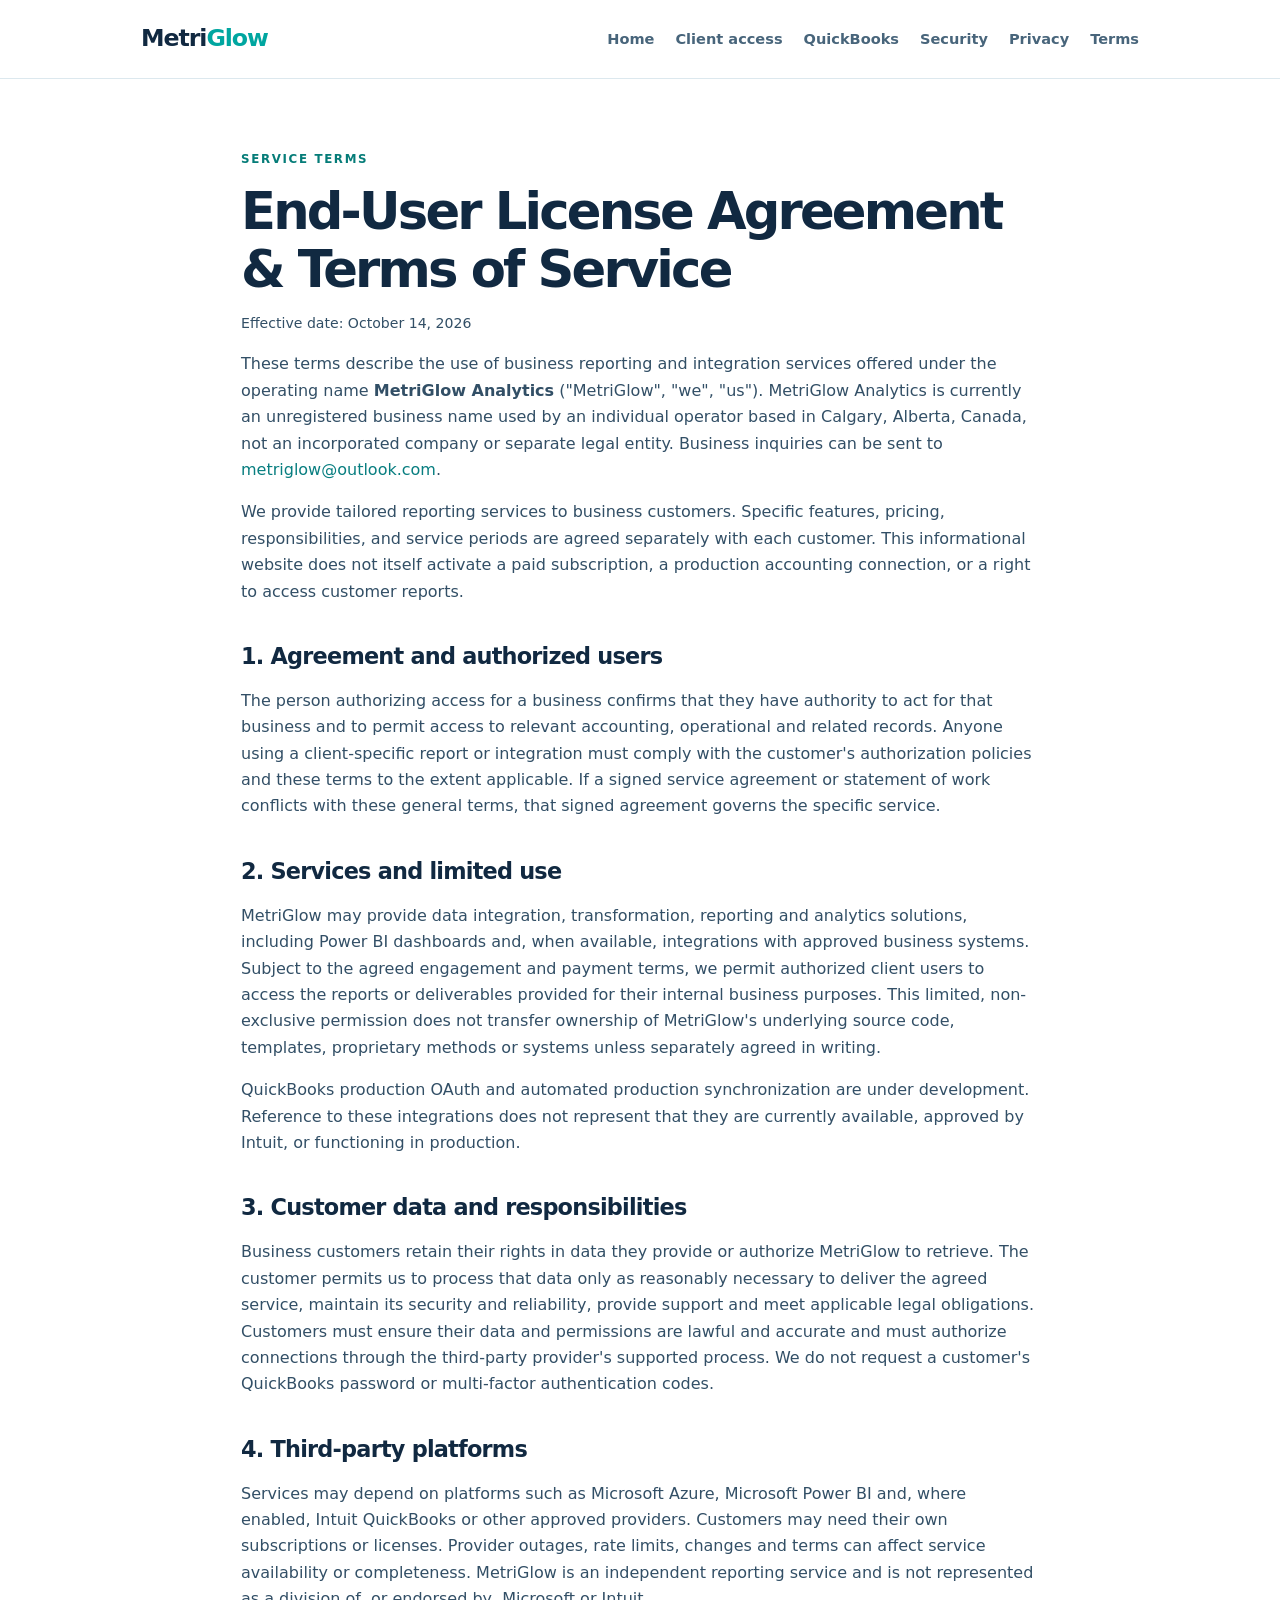
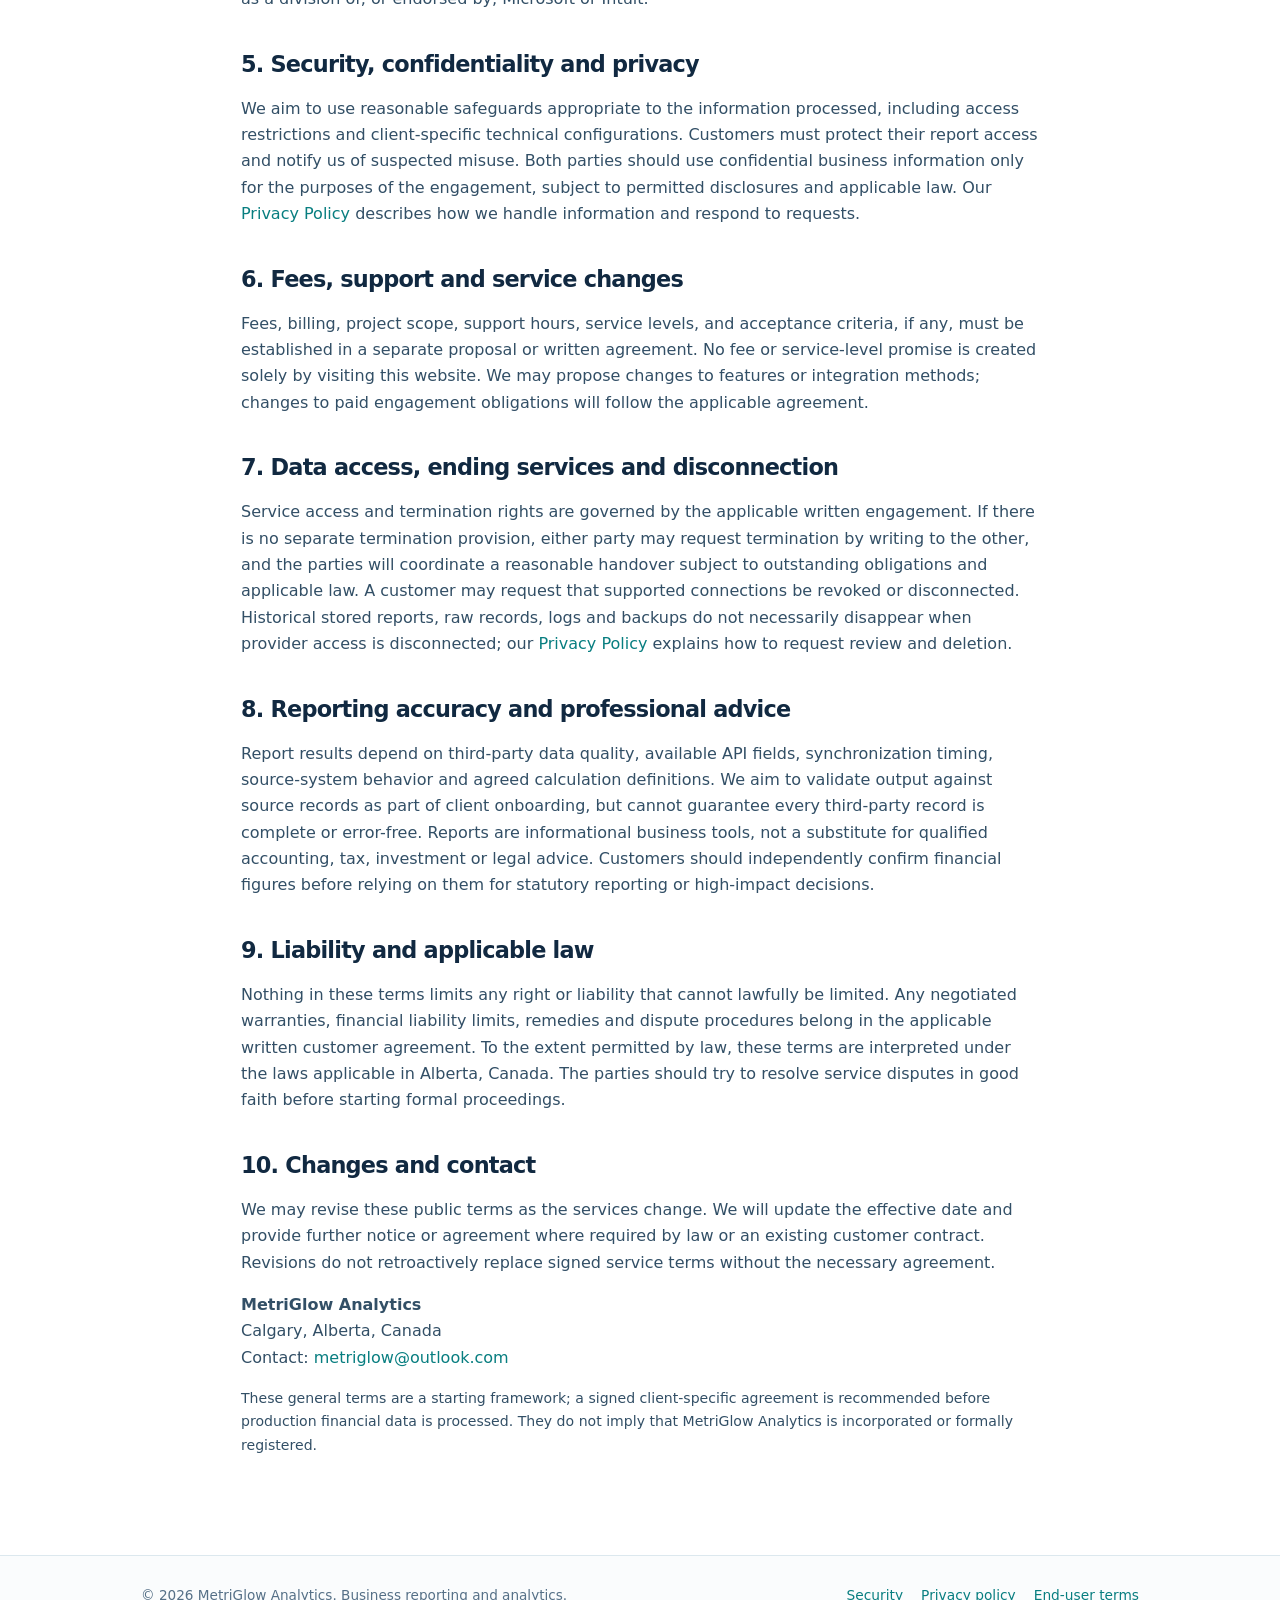
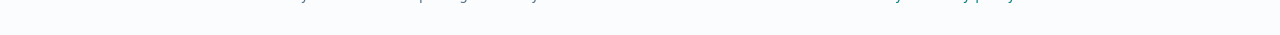
<file: terms.html>
<!doctype html>
<html lang="en"><head><meta charset="utf-8"><meta name="viewport" content="width=device-width,initial-scale=1"><meta name="description" content="General end-user and service terms for MetriGlow Analytics reporting services."><title>End-User License Agreement &amp; Terms | MetriGlow</title><link rel="stylesheet" href="styles.css"></head><body><header class="site-header"><div class="wrap"><a class="wordmark" href="index.html" aria-label="MetriGlow home">Metri<span>Glow</span></a><nav aria-label="Main navigation"><a href="index.html">Home</a><a href="launch.html">Client access</a><a href="connect.html">QuickBooks</a><a href="security.html">Security</a><a href="privacy.html">Privacy</a><a href="terms.html" aria-current="page">Terms</a></nav></div></header><main class="wrap legal">
<span class="eyebrow">Service terms</span>
<h1>End-User License Agreement &amp; Terms of Service</h1>
<p class="small">Effective date: <time datetime="2026-10-14">October 14, 2026</time></p>
<p>These terms describe the use of business reporting and integration services offered under the operating name <strong>MetriGlow Analytics</strong> ("MetriGlow", "we", "us"). MetriGlow Analytics is currently an unregistered business name used by an individual operator based in Calgary, Alberta, Canada, not an incorporated company or separate legal entity. Business inquiries can be sent to <a href="mailto:metriglow@outlook.com">metriglow@outlook.com</a>.</p>
<p>We provide tailored reporting services to business customers. Specific features, pricing, responsibilities, and service periods are agreed separately with each customer. This informational website does not itself activate a paid subscription, a production accounting connection, or a right to access customer reports.</p>

<h2>1. Agreement and authorized users</h2>
<p>The person authorizing access for a business confirms that they have authority to act for that business and to permit access to relevant accounting, operational and related records. Anyone using a client-specific report or integration must comply with the customer's authorization policies and these terms to the extent applicable. If a signed service agreement or statement of work conflicts with these general terms, that signed agreement governs the specific service.</p>

<h2>2. Services and limited use</h2>
<p>MetriGlow may provide data integration, transformation, reporting and analytics solutions, including Power BI dashboards and, when available, integrations with approved business systems. Subject to the agreed engagement and payment terms, we permit authorized client users to access the reports or deliverables provided for their internal business purposes. This limited, non-exclusive permission does not transfer ownership of MetriGlow's underlying source code, templates, proprietary methods or systems unless separately agreed in writing.</p>
<p>QuickBooks production OAuth and automated production synchronization are under development. Reference to these integrations does not represent that they are currently available, approved by Intuit, or functioning in production.</p>

<h2>3. Customer data and responsibilities</h2>
<p>Business customers retain their rights in data they provide or authorize MetriGlow to retrieve. The customer permits us to process that data only as reasonably necessary to deliver the agreed service, maintain its security and reliability, provide support and meet applicable legal obligations. Customers must ensure their data and permissions are lawful and accurate and must authorize connections through the third-party provider's supported process. We do not request a customer's QuickBooks password or multi-factor authentication codes.</p>

<h2>4. Third-party platforms</h2>
<p>Services may depend on platforms such as Microsoft Azure, Microsoft Power BI and, where enabled, Intuit QuickBooks or other approved providers. Customers may need their own subscriptions or licenses. Provider outages, rate limits, changes and terms can affect service availability or completeness. MetriGlow is an independent reporting service and is not represented as a division of, or endorsed by, Microsoft or Intuit.</p>

<h2>5. Security, confidentiality and privacy</h2>
<p>We aim to use reasonable safeguards appropriate to the information processed, including access restrictions and client-specific technical configurations. Customers must protect their report access and notify us of suspected misuse. Both parties should use confidential business information only for the purposes of the engagement, subject to permitted disclosures and applicable law. Our <a href="privacy.html">Privacy Policy</a> describes how we handle information and respond to requests.</p>

<h2>6. Fees, support and service changes</h2>
<p>Fees, billing, project scope, support hours, service levels, and acceptance criteria, if any, must be established in a separate proposal or written agreement. No fee or service-level promise is created solely by visiting this website. We may propose changes to features or integration methods; changes to paid engagement obligations will follow the applicable agreement.</p>

<h2>7. Data access, ending services and disconnection</h2>
<p>Service access and termination rights are governed by the applicable written engagement. If there is no separate termination provision, either party may request termination by writing to the other, and the parties will coordinate a reasonable handover subject to outstanding obligations and applicable law. A customer may request that supported connections be revoked or disconnected. Historical stored reports, raw records, logs and backups do not necessarily disappear when provider access is disconnected; our <a href="privacy.html">Privacy Policy</a> explains how to request review and deletion.</p>

<h2>8. Reporting accuracy and professional advice</h2>
<p>Report results depend on third-party data quality, available API fields, synchronization timing, source-system behavior and agreed calculation definitions. We aim to validate output against source records as part of client onboarding, but cannot guarantee every third-party record is complete or error-free. Reports are informational business tools, not a substitute for qualified accounting, tax, investment or legal advice. Customers should independently confirm financial figures before relying on them for statutory reporting or high-impact decisions.</p>

<h2>9. Liability and applicable law</h2>
<p>Nothing in these terms limits any right or liability that cannot lawfully be limited. Any negotiated warranties, financial liability limits, remedies and dispute procedures belong in the applicable written customer agreement. To the extent permitted by law, these terms are interpreted under the laws applicable in Alberta, Canada. The parties should try to resolve service disputes in good faith before starting formal proceedings.</p>

<h2>10. Changes and contact</h2>
<p>We may revise these public terms as the services change. We will update the effective date and provide further notice or agreement where required by law or an existing customer contract. Revisions do not retroactively replace signed service terms without the necessary agreement.</p>
<p><strong>MetriGlow Analytics</strong><br>Calgary, Alberta, Canada<br>Contact: <a href="mailto:metriglow@outlook.com">metriglow@outlook.com</a></p>
<p class="small">These general terms are a starting framework; a signed client-specific agreement is recommended before production financial data is processed. They do not imply that MetriGlow Analytics is incorporated or formally registered.</p>
</main><footer class="site-footer"><div class="wrap"><p>© 2026 MetriGlow Analytics. Business reporting and analytics.</p><div class="footer-links"><a href="security.html">Security</a><a href="privacy.html">Privacy policy</a><a href="terms.html">End-user terms</a></div></div></footer></body></html>
</file>
<file: styles.css>
:root{color-scheme:light;--ink:#112941;--muted:#557087;--teal:#00a6a0;--line:#dce8ee;--surface:#f4f8fb;--white:#fff}
*{box-sizing:border-box}html{scroll-behavior:smooth}body{margin:0;font-family:ui-sans-serif,system-ui,-apple-system,BlinkMacSystemFont,"Segoe UI",sans-serif;line-height:1.65;color:var(--ink);background:var(--white)}
a{color:#087e80;text-decoration:none}a:hover{text-decoration:underline}
.wrap{max-width:1050px;margin:0 auto;padding:0 26px}
.site-header{border-bottom:1px solid var(--line);background:#fff;position:sticky;top:0;z-index:2}
.site-header .wrap{display:flex;align-items:center;justify-content:space-between;gap:24px;min-height:78px}
.wordmark{font-size:1.48rem;font-weight:800;letter-spacing:-.045em;color:var(--ink)}
.wordmark span{color:var(--teal)}
nav{display:flex;flex-wrap:wrap;gap:21px;font-size:.91rem;font-weight:650}
nav a{color:#48657b}
.hero{padding:93px 0 80px;background:radial-gradient(circle at 85% 25%,#d8f4ef 0,transparent 38%),linear-gradient(150deg,#f2fbfa,#f4f8fd)}
.eyebrow{display:inline-block;font-size:.74rem;text-transform:uppercase;font-weight:800;letter-spacing:.14em;color:#057c78}
h1{font-size:clamp(2.6rem,5vw,4.5rem);line-height:1.12;letter-spacing:-.055em;max-width:800px;margin:20px 0}
.hero p{font-size:1.18rem;color:var(--muted);max-width:650px}
.pill{display:inline-block;background:#e0f7f4;color:#05746e;padding:8px 14px;border-radius:50px;font-size:.78rem;font-weight:750;margin-top:15px}
.section{padding:69px 0}h2{letter-spacing:-.035em;font-size:2rem;line-height:1.25;margin:0 0 18px}h3{letter-spacing:-.018em;font-size:1.08rem;margin:0 0 12px}
.section-lead{color:var(--muted);max-width:720px;margin-bottom:32px}
.grid{display:grid;grid-template-columns:repeat(3,minmax(0,1fr));gap:18px}
.panel{border:1px solid var(--line);border-radius:16px;padding:27px 25px;background:#fff;box-shadow:0 12px 24px rgba(25,58,86,.035)}
.panel p{color:var(--muted);margin:0}
.band{background:var(--surface)}
.legal{padding-top:66px;padding-bottom:84px;max-width:850px}
.legal h1{font-size:clamp(2.35rem,4vw,3.5rem);margin:12px 0 12px}
.legal h2{font-size:1.4rem;margin-top:37px}
.legal p,.legal li{color:#324f66}
.legal li{margin-bottom:7px}
.notice{background:#fff6e3;border:1px solid #e6c26f;border-radius:12px;padding:18px 22px;margin:26px 0;color:#684b15}
.notice strong{color:#69450e}
.placeholder{background:#fff1d0;padding:2px 5px;border-radius:4px;color:#67480b;font-weight:700}
.small{font-size:.88rem;color:var(--muted)}
.site-footer{border-top:1px solid var(--line);padding:28px 0;background:#fafcfd}
.site-footer .wrap{display:flex;justify-content:space-between;align-items:center;gap:20px;flex-wrap:wrap}
.site-footer p{font-size:.85rem;color:var(--muted);margin:0}
.footer-links{display:flex;gap:18px;font-size:.86rem}
@media(max-width:670px){.site-header .wrap{flex-direction:column;align-items:flex-start;padding-top:18px;padding-bottom:18px;gap:8px}.hero{padding:64px 0}.grid{grid-template-columns:1fr}.section{padding:50px 0}}
.cta-link{display:inline-block;background:#087f7b;color:#fff;padding:13px 20px;border-radius:10px;font-weight:750}
.cta-link:hover,.cta-link:focus{background:#065c5a;color:#fff;text-decoration:none}
a:focus-visible{outline:3px solid #117e87;outline-offset:4px}
</file>
